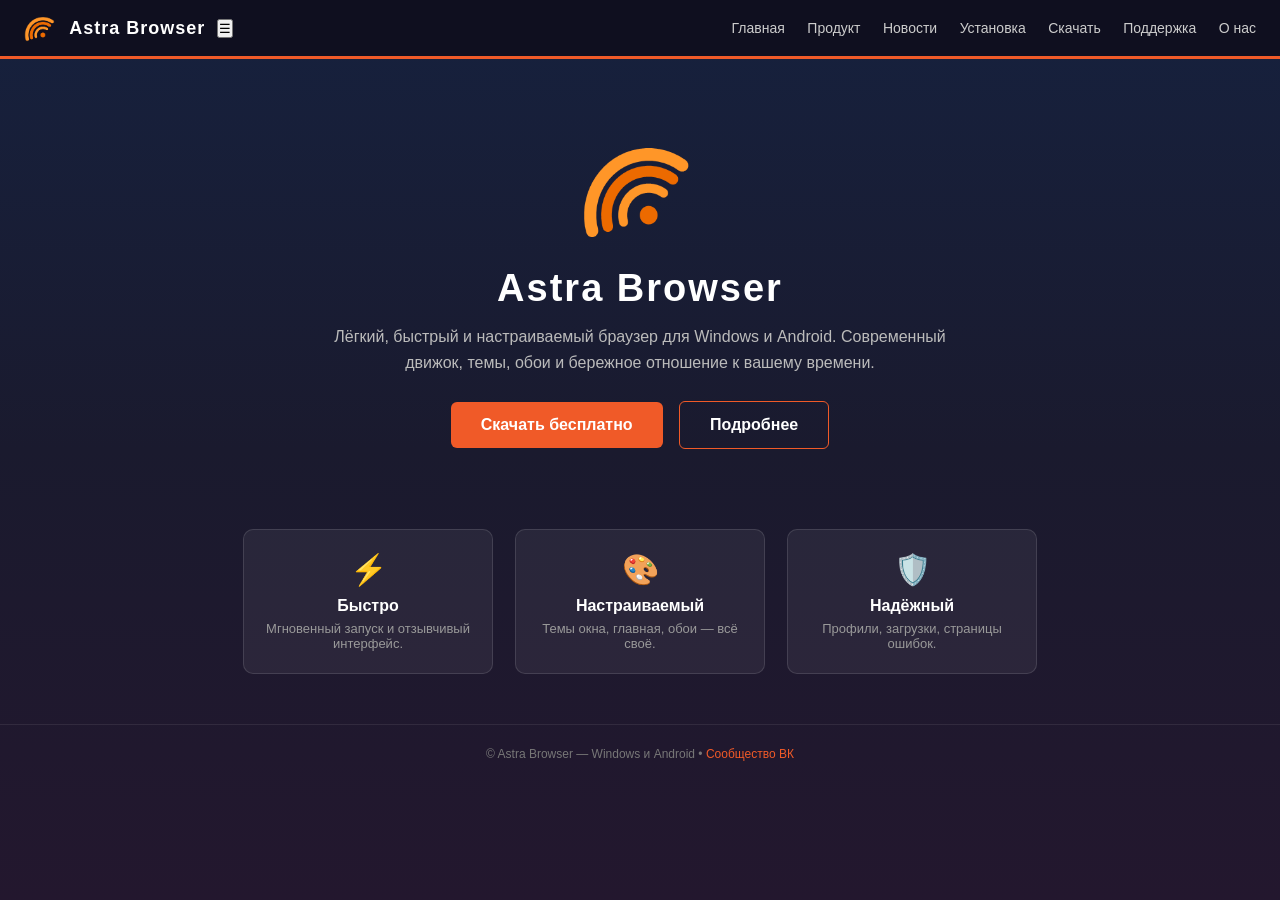
<file: www/index.html>
<!DOCTYPE html>
<html lang="ru">
<head>
<meta charset="utf-8">
<meta name="viewport" content="width=device-width, initial-scale=1">
<title>Astra Browser — Главная</title>
<style>
  * { box-sizing: border-box; margin: 0; padding: 0; }
  body {
    font-family: Arial, sans-serif;
    background: linear-gradient(180deg, #16213e 0%, #1a1a2e 50%, #23172e 100%);
    color: #e6e6e6; min-height: 100vh;
  }
  .topbar { background:#0f0f1f; color:#fff; padding:12px 24px; display:flex; align-items:center; justify-content:space-between; border-bottom:3px solid #f05a28; }
  .brand { display:flex; align-items:center; gap:12px; }
  .brand img { height:32px; }
  .brand b { font-size:18px; letter-spacing:1px; }
  .nav a { color:#ccc; text-decoration:none; margin-left:18px; font-size:14px; }
  .nav a:hover { color:#f05a28; }
  .hero { text-align:center; padding:70px 20px 40px; }
  .hero img.logo { width:120px; height:120px; }
  .hero h1 { font-size:38px; color:#fff; letter-spacing:2px; margin-top:14px; }
  .hero p { color:#bbb; font-size:16px; margin:14px auto 0; max-width:620px; line-height:1.6; }
  .btn { display:inline-block; background:#f05a28; color:#fff; text-decoration:none; padding:14px 30px; border-radius:6px; font-weight:bold; font-size:16px; margin:26px 6px 0; }
  .btn.ghost { background:transparent; border:1px solid #f05a28; }
  .btn:hover { background:#ff6a35; }
  .features { display:flex; flex-wrap:wrap; gap:22px; justify-content:center; padding:40px 20px 50px; max-width:1000px; margin:0 auto; }
  .feat { background:rgba(255,255,255,.06); border:1px solid rgba(255,255,255,.12); border-radius:10px; width:250px; padding:22px; text-align:center; }
  .feat .ic { font-size:30px; }
  .feat h3 { color:#fff; margin:10px 0 6px; font-size:16px; }
  .feat p { color:#999; font-size:13px; }
  .footer { text-align:center; color:#777; font-size:12px; padding:22px; border-top:1px solid rgba(255,255,255,.08); }
  .footer a { color:#f05a28; text-decoration:none; }
</style>
</head>
<body>
  <div class="topbar">
    <div class="brand"><img src="astra_logo.png" alt=""><b>Astra Browser</b>
      <button class="hamburger" onclick="toggleMenu()">☰</button></div>
    <div class="nav" id="nav">
      <a href="index.html">Главная</a>
      <a href="product.html">Продукт</a>
      <a href="news.html">Новости</a>
      <a href="install.html">Установка</a>
      <a href="download.html">Скачать</a>
      <a href="support.html">Поддержка</a>
      <a href="about.html">О нас</a>
    </div>
  </div>
  <script>function toggleMenu(){ var n=document.getElementById('nav'); n.classList.toggle('open'); }</script>

  <div class="hero">
    <img class="logo" src="astra_logo.png" alt="Astra Browser">
    <h1>Astra Browser</h1>
    <p>Лёгкий, быстрый и настраиваемый браузер для Windows и Android. Современный движок, темы, обои и бережное отношение к вашему времени.</p>
    <a class="btn" href="download.html">Скачать бесплатно</a>
    <a class="btn ghost" href="product.html">Подробнее</a>
  </div>

  <div class="features">
    <div class="feat"><div class="ic">⚡</div><h3>Быстро</h3><p>Мгновенный запуск и отзывчивый интерфейс.</p></div>
    <div class="feat"><div class="ic">🎨</div><h3>Настраиваемый</h3><p>Темы окна, главная, обои — всё своё.</p></div>
    <div class="feat"><div class="ic">🛡️</div><h3>Надёжный</h3><p>Профили, загрузки, страницы ошибок.</p></div>
  </div>

  <div class="footer">
    © Astra Browser — Windows и Android • <a href="https://vk.ru/club242805539" target="_blank">Сообщество ВК</a>
  </div>
</body>
</html>
</file>
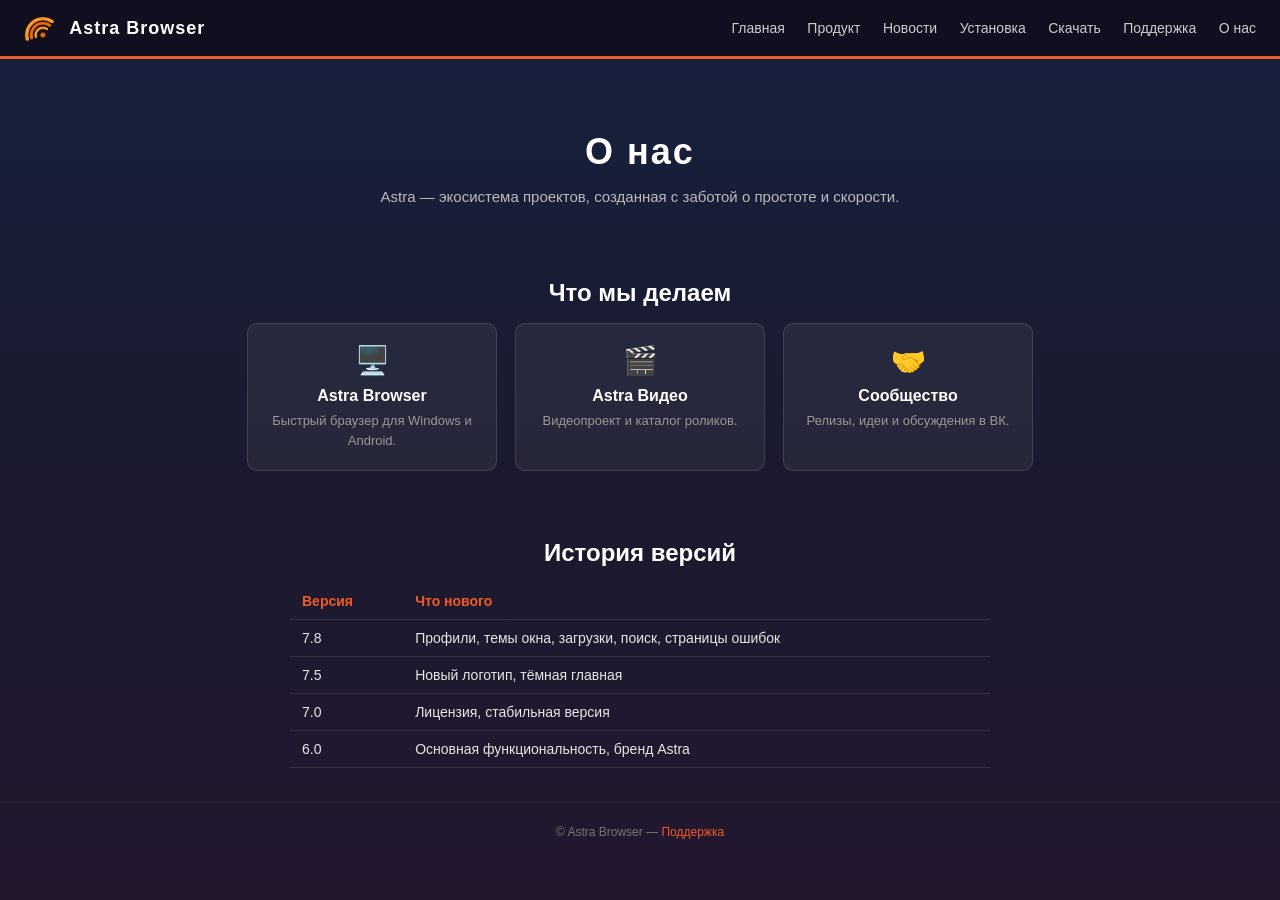
<file: www/about.html>
<!DOCTYPE html>
<html lang="ru">
<head>
<meta charset="utf-8">
<meta name="viewport" content="width=device-width, initial-scale=1">
<title>О нас — Astra Browser</title>
<link rel="stylesheet" href="style.css">
</head>
<body>
  <div class="topbar">
    <div class="brand"><img src="astra_logo.png" alt=""><b>Astra Browser</b></div>
    <div class="nav">
      <a href="index.html">Главная</a>
      <a href="product.html">Продукт</a>
      <a href="news.html">Новости</a>
      <a href="install.html">Установка</a>
      <a href="download.html">Скачать</a>
      <a href="support.html">Поддержка</a>
      <a href="about.html">О нас</a>
    </div>
  </div>

  <div class="hero">
    <h1>О нас</h1>
    <p>Astra — экосистема проектов, созданная с заботой о простоте и скорости.</p>
  </div>

  <div class="section">
    <h2>Что мы делаем</h2>
    <div class="grid">
      <div class="card"><div class="ic">🖥️</div><h3>Astra Browser</h3><p>Быстрый браузер для Windows и Android.</p></div>
      <div class="card"><div class="ic">🎬</div><h3>Astra Видео</h3><p>Видеопроект и каталог роликов.</p></div>
      <div class="card"><div class="ic">🤝</div><h3>Сообщество</h3><p>Релизы, идеи и обсуждения в ВК.</p></div>
    </div>
  </div>

  <div class="section">
    <h2>История версий</h2>
    <table>
      <tr><th>Версия</th><th>Что нового</th></tr>
      <tr><td>7.8</td><td>Профили, темы окна, загрузки, поиск, страницы ошибок</td></tr>
      <tr><td>7.5</td><td>Новый логотип, тёмная главная</td></tr>
      <tr><td>7.0</td><td>Лицензия, стабильная версия</td></tr>
      <tr><td>6.0</td><td>Основная функциональность, бренд Astra</td></tr>
    </table>
  </div>

  <div class="footer">© Astra Browser — <a href="support.html">Поддержка</a></div>
</body>
</html>
</file>
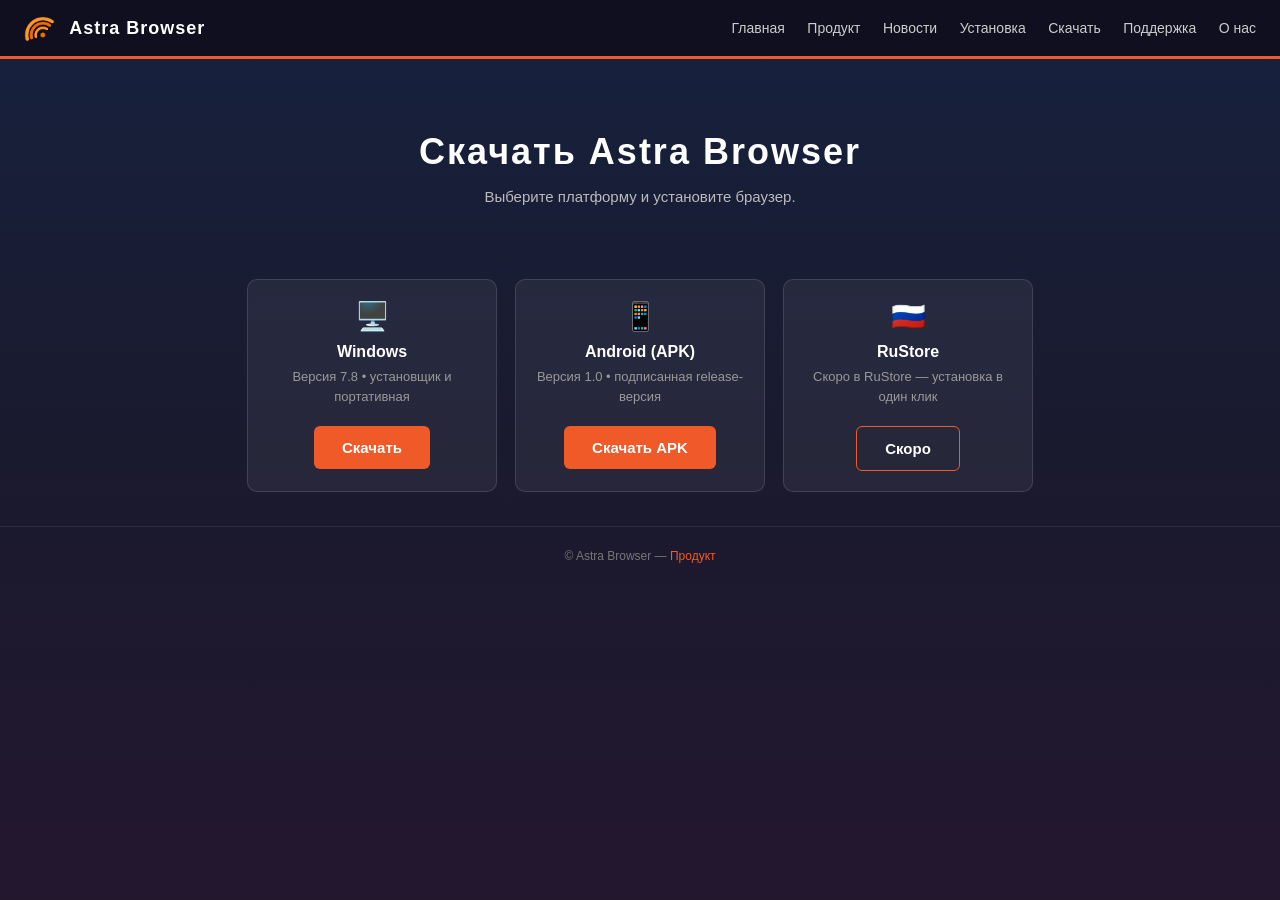
<file: www/download.html>
<!DOCTYPE html>
<html lang="ru">
<head>
<meta charset="utf-8">
<meta name="viewport" content="width=device-width, initial-scale=1">
<title>Скачать — Astra Browser</title>
<link rel="stylesheet" href="style.css">
</head>
<body>
  <div class="topbar">
    <div class="brand"><img src="astra_logo.png" alt=""><b>Astra Browser</b></div>
    <div class="nav">
      <a href="index.html">Главная</a>
      <a href="product.html">Продукт</a>
      <a href="news.html">Новости</a>
      <a href="install.html">Установка</a>
      <a href="download.html">Скачать</a>
      <a href="support.html">Поддержка</a>
      <a href="about.html">О нас</a>
    </div>
  </div>

  <div class="hero">
    <h1>Скачать Astra Browser</h1>
    <p>Выберите платформу и установите браузер.</p>
  </div>

  <div class="section">
    <div class="grid">
      <div class="card">
        <div class="ic">🖥️</div>
        <h3>Windows</h3>
        <p>Версия 7.8 • установщик и портативная</p>
        <a class="btn" href="https://github.com/Mushucompany/Astra-browser" target="_blank">Скачать</a>
      </div>
      <div class="card">
        <div class="ic">📱</div>
        <h3>Android (APK)</h3>
        <p>Версия 1.0 • подписанная release-версия</p>
        <a class="btn" href="../AstraBrowser-release.apk">Скачать APK</a>
      </div>
      <div class="card">
        <div class="ic">🇷🇺</div>
        <h3>RuStore</h3>
        <p>Скоро в RuStore — установка в один клик</p>
        <a class="btn ghost" href="#">Скоро</a>
      </div>
    </div>
  </div>

  <div class="footer">© Astra Browser — <a href="product.html">Продукт</a></div>
</body>
</html>
</file>
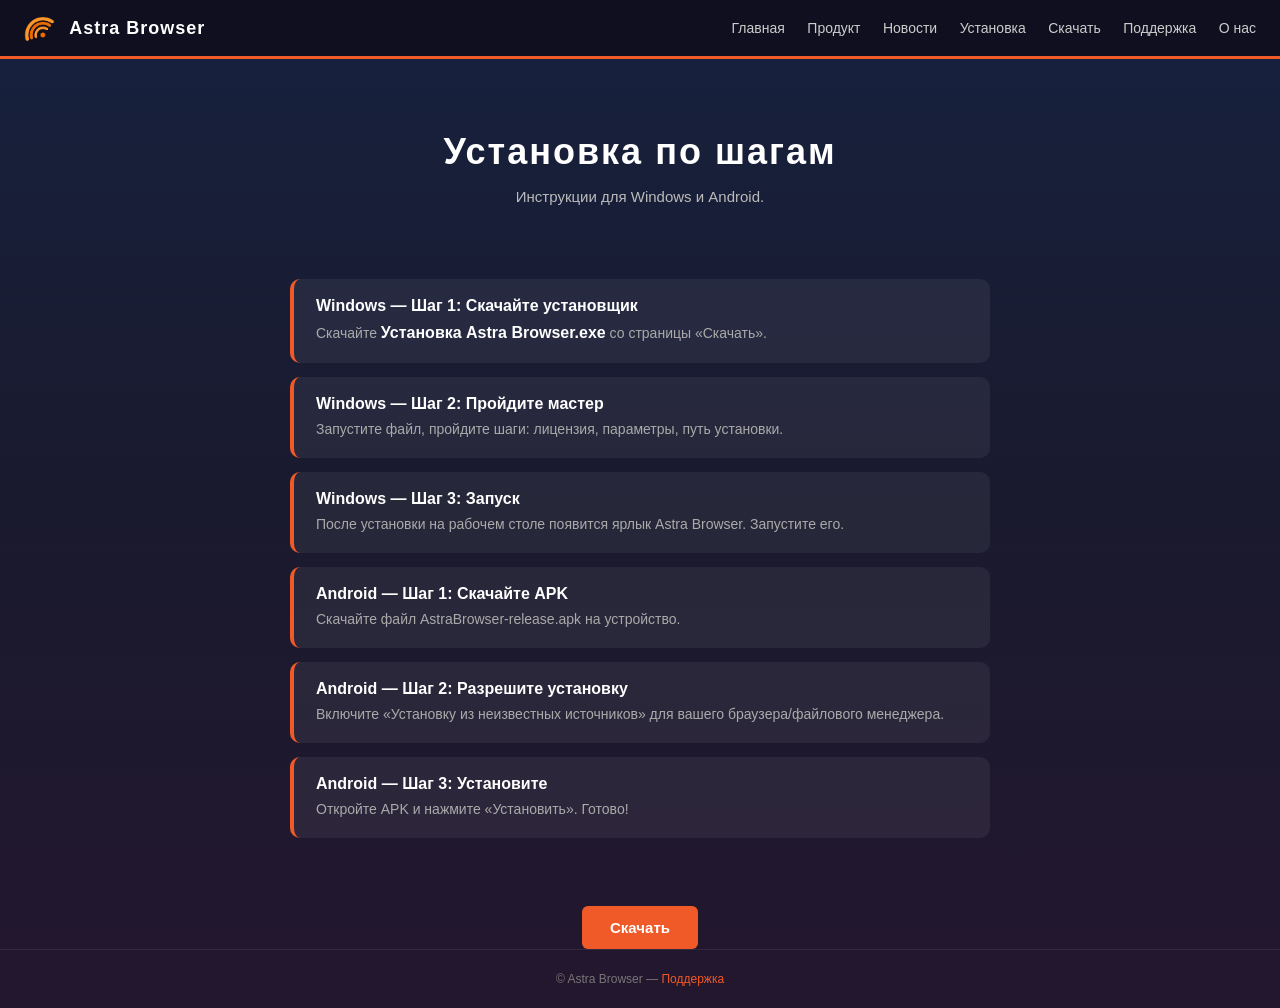
<file: www/install.html>
<!DOCTYPE html>
<html lang="ru">
<head>
<meta charset="utf-8">
<meta name="viewport" content="width=device-width, initial-scale=1">
<title>Установка — Astra Browser</title>
<link rel="stylesheet" href="style.css">
</head>
<body>
  <div class="topbar">
    <div class="brand"><img src="astra_logo.png" alt=""><b>Astra Browser</b>
      <button class="hamburger" onclick="toggleMenu()">☰</button></div>
    <div class="nav" id="nav">
      <a href="index.html">Главная</a>
      <a href="product.html">Продукт</a>
      <a href="news.html">Новости</a>
      <a href="install.html">Установка</a>
      <a href="download.html">Скачать</a>
      <a href="support.html">Поддержка</a>
      <a href="about.html">О нас</a>
    </div>
  </div>
  <script>function toggleMenu(){ var n=document.getElementById('nav'); n.classList.toggle('open'); }</script>

  <div class="hero">
    <h1>Установка по шагам</h1>
    <p>Инструкции для Windows и Android.</p>
  </div>

  <div class="section">
    <div class="step">
      <b>Windows — Шаг 1: Скачайте установщик</b>
      <p>Скачайте <b>Установка Astra Browser.exe</b> со страницы «Скачать».</p>
    </div>
    <div class="step">
      <b>Windows — Шаг 2: Пройдите мастер</b>
      <p>Запустите файл, пройдите шаги: лицензия, параметры, путь установки.</p>
    </div>
    <div class="step">
      <b>Windows — Шаг 3: Запуск</b>
      <p>После установки на рабочем столе появится ярлык Astra Browser. Запустите его.</p>
    </div>
    <div class="step">
      <b>Android — Шаг 1: Скачайте APK</b>
      <p>Скачайте файл AstraBrowser-release.apk на устройство.</p>
    </div>
    <div class="step">
      <b>Android — Шаг 2: Разрешите установку</b>
      <p>Включите «Установку из неизвестных источников» для вашего браузера/файлового менеджера.</p>
    </div>
    <div class="step">
      <b>Android — Шаг 3: Установите</b>
      <p>Откройте APK и нажмите «Установить». Готово!</p>
    </div>
  </div>

  <div style="text-align:center"><a class="btn" href="download.html">Скачать</a></div>

  <div class="footer">© Astra Browser — <a href="support.html">Поддержка</a></div>
</body>
</html>
</file>
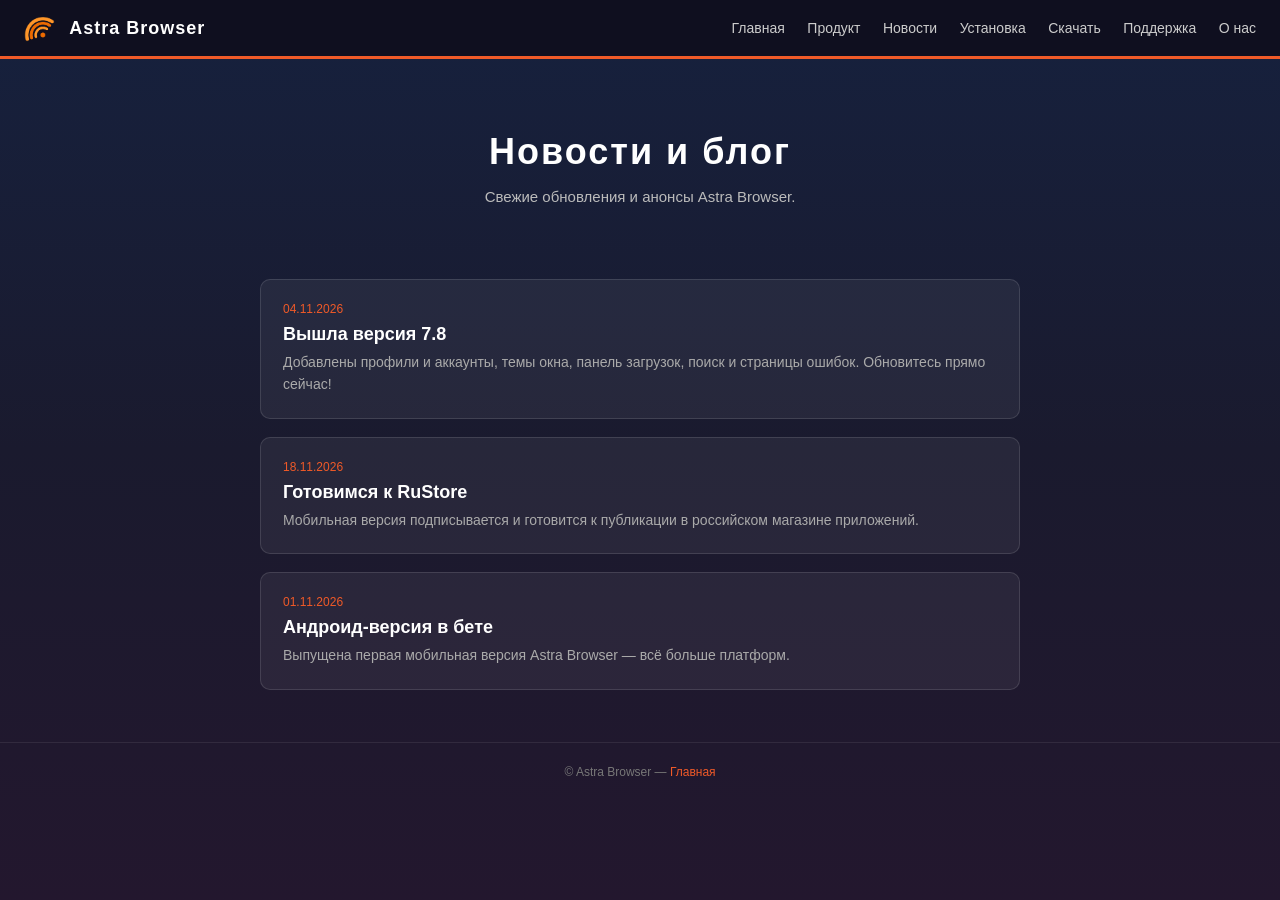
<file: www/news.html>
<!DOCTYPE html>
<html lang="ru">
<head>
<meta charset="utf-8">
<meta name="viewport" content="width=device-width, initial-scale=1">
<title>Новости — Astra Browser</title>
<link rel="stylesheet" href="style.css">
</head>
<body>
  <div class="topbar">
    <div class="brand"><img src="astra_logo.png" alt=""><b>Astra Browser</b>
      <button class="hamburger" onclick="toggleMenu()">☰</button></div>
    <div class="nav" id="nav">
      <a href="index.html">Главная</a>
      <a href="product.html">Продукт</a>
      <a href="news.html">Новости</a>
      <a href="install.html">Установка</a>
      <a href="download.html">Скачать</a>
      <a href="support.html">Поддержка</a>
      <a href="about.html">О нас</a>
    </div>
  </div>
  <script>function toggleMenu(){ var n=document.getElementById('nav'); n.classList.toggle('open'); }</script>

  <div class="hero">
    <h1>Новости и блог</h1>
    <p>Свежие обновления и анонсы Astra Browser.</p>
  </div>

  <div class="section">
    <div class="post">
      <div class="date">04.11.2026</div>
      <h3>Вышла версия 7.8</h3>
      <p>Добавлены профили и аккаунты, темы окна, панель загрузок, поиск и страницы ошибок. Обновитесь прямо сейчас!</p>
    </div>
    <div class="post">
      <div class="date">18.11.2026</div>
      <h3>Готовимся к RuStore</h3>
      <p>Мобильная версия подписывается и готовится к публикации в российском магазине приложений.</p>
    </div>
    <div class="post">
      <div class="date">01.11.2026</div>
      <h3>Андроид-версия в бете</h3>
      <p>Выпущена первая мобильная версия Astra Browser — всё больше платформ.</p>
    </div>
  </div>

  <div class="footer">© Astra Browser — <a href="index.html">Главная</a></div>
</body>
</html>
</file>
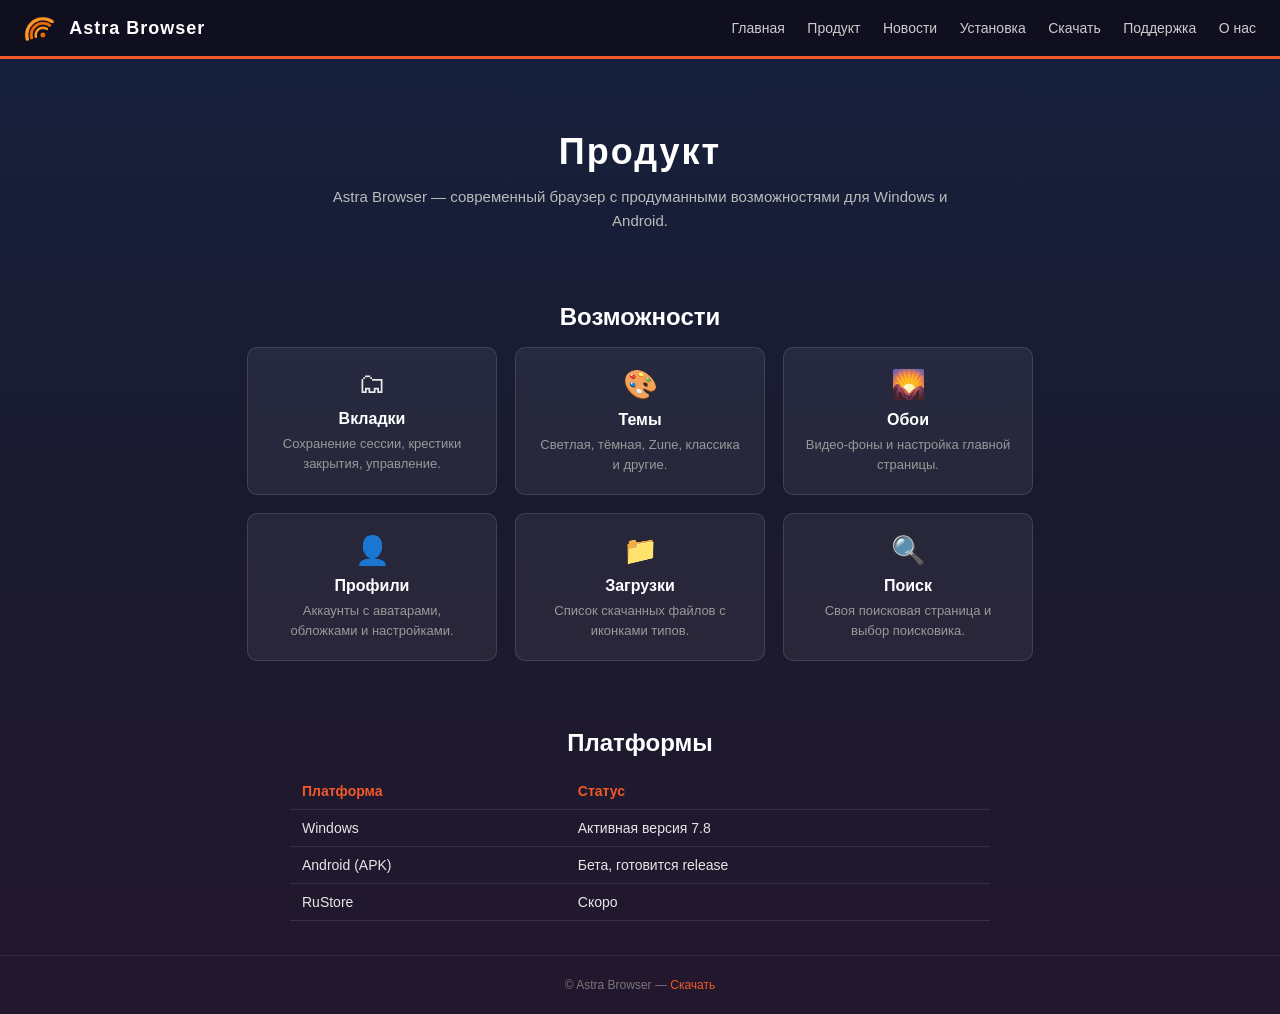
<file: www/product.html>
<!DOCTYPE html>
<html lang="ru">
<head>
<meta charset="utf-8">
<meta name="viewport" content="width=device-width, initial-scale=1">
<title>Продукт — Astra Browser</title>
<link rel="stylesheet" href="style.css">
</head>
<body>
  <div class="topbar">
    <div class="brand"><img src="astra_logo.png" alt=""><b>Astra Browser</b></div>
    <div class="nav">
      <a href="index.html">Главная</a>
      <a href="product.html">Продукт</a>
      <a href="news.html">Новости</a>
      <a href="install.html">Установка</a>
      <a href="download.html">Скачать</a>
      <a href="support.html">Поддержка</a>
      <a href="about.html">О нас</a>
    </div>
  </div>

  <div class="hero">
    <h1>Продукт</h1>
    <p>Astra Browser — современный браузер с продуманными возможностями для Windows и Android.</p>
  </div>

  <div class="section">
    <h2>Возможности</h2>
    <div class="grid">
      <div class="card"><div class="ic">🗂</div><h3>Вкладки</h3><p>Сохранение сессии, крестики закрытия, управление.</p></div>
      <div class="card"><div class="ic">🎨</div><h3>Темы</h3><p>Светлая, тёмная, Zune, классика и другие.</p></div>
      <div class="card"><div class="ic">🌄</div><h3>Обои</h3><p>Видео-фоны и настройка главной страницы.</p></div>
      <div class="card"><div class="ic">👤</div><h3>Профили</h3><p>Аккаунты с аватарами, обложками и настройками.</p></div>
      <div class="card"><div class="ic">📁</div><h3>Загрузки</h3><p>Список скачанных файлов с иконками типов.</p></div>
      <div class="card"><div class="ic">🔍</div><h3>Поиск</h3><p>Своя поисковая страница и выбор поисковика.</p></div>
    </div>
  </div>

  <div class="section">
    <h2>Платформы</h2>
    <table>
      <tr><th>Платформа</th><th>Статус</th></tr>
      <tr><td>Windows</td><td>Активная версия 7.8</td></tr>
      <tr><td>Android (APK)</td><td>Бета, готовится release</td></tr>
      <tr><td>RuStore</td><td>Скоро</td></tr>
    </table>
  </div>

  <div class="footer">© Astra Browser — <a href="download.html">Скачать</a></div>
</body>
</html>
</file>
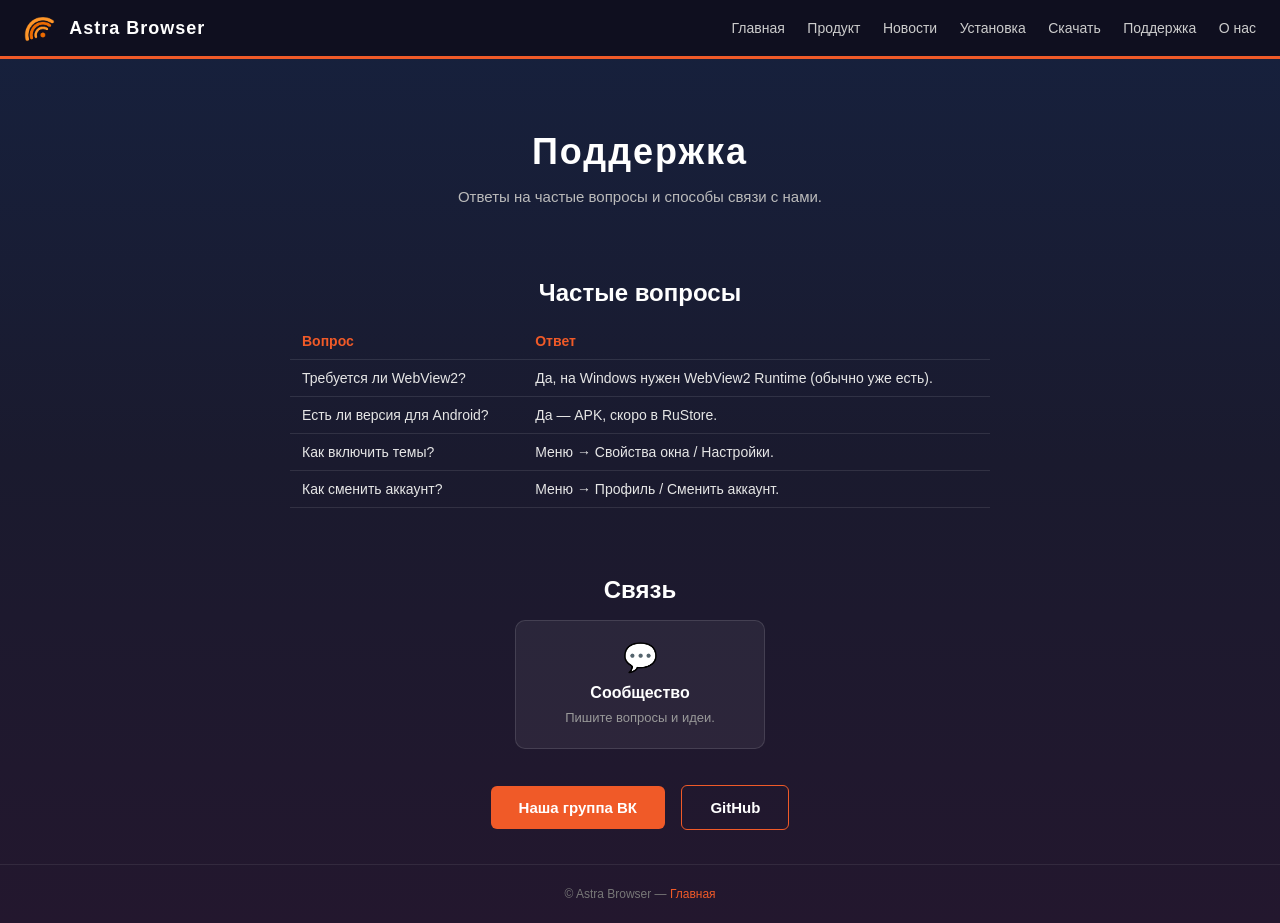
<file: www/support.html>
<!DOCTYPE html>
<html lang="ru">
<head>
<meta charset="utf-8">
<meta name="viewport" content="width=device-width, initial-scale=1">
<title>Поддержка — Astra Browser</title>
<link rel="stylesheet" href="style.css">
</head>
<body>
  <div class="topbar">
    <div class="brand"><img src="astra_logo.png" alt=""><b>Astra Browser</b></div>
    <div class="nav">
      <a href="index.html">Главная</a>
      <a href="product.html">Продукт</a>
      <a href="news.html">Новости</a>
      <a href="install.html">Установка</a>
      <a href="download.html">Скачать</a>
      <a href="support.html">Поддержка</a>
      <a href="about.html">О нас</a>
    </div>
  </div>

  <div class="hero">
    <h1>Поддержка</h1>
    <p>Ответы на частые вопросы и способы связи с нами.</p>
  </div>

  <div class="section">
    <h2>Частые вопросы</h2>
    <table>
      <tr><th>Вопрос</th><th>Ответ</th></tr>
      <tr><td>Требуется ли WebView2?</td><td>Да, на Windows нужен WebView2 Runtime (обычно уже есть).</td></tr>
      <tr><td>Есть ли версия для Android?</td><td>Да — APK, скоро в RuStore.</td></tr>
      <tr><td>Как включить темы?</td><td>Меню → Свойства окна / Настройки.</td></tr>
      <tr><td>Как сменить аккаунт?</td><td>Меню → Профиль / Сменить аккаунт.</td></tr>
    </table>
  </div>

  <div class="section">
    <h2>Связь</h2>
    <div class="grid">
      <div class="card"><div class="ic">💬</div><h3>Сообщество</h3><p>Пишите вопросы и идеи.</p></div>
    </div>
    <div style="text-align:center;margin-top:16px">
      <a class="btn" href="https://vk.ru/club242805539" target="_blank">Наша группа ВК</a>
      <a class="btn ghost" href="https://github.com/Mushucompany/Astra-browser" target="_blank">GitHub</a>
    </div>
  </div>

  <div class="footer">© Astra Browser — <a href="index.html">Главная</a></div>
</body>
</html>
</file>
<file: www/style.css>
* { box-sizing: border-box; margin: 0; padding: 0; }
body {
  font-family: Arial, sans-serif;
  background: linear-gradient(180deg, #16213e 0%, #1a1a2e 50%, #23172e 100%);
  color: #e6e6e6; min-height: 100vh;
}
.topbar { background:#0f0f1f; color:#fff; padding:12px 24px; display:flex; align-items:center; justify-content:space-between; border-bottom:3px solid #f05a28; position:sticky; top:0; z-index:10; }
.brand { display:flex; align-items:center; gap:12px; }
.brand img { height:32px; }
.brand b { font-size:18px; letter-spacing:1px; }
.nav a { color:#ccc; text-decoration:none; margin-left:18px; font-size:14px; }
.nav a:hover { color:#f05a28; }
.hero { text-align:center; padding:60px 20px 36px; }
.hero img.logo { width:110px; height:110px; }
.hero h1 { font-size:36px; color:#fff; letter-spacing:2px; margin-top:12px; }
.hero p { color:#bbb; font-size:15px; margin:12px auto 0; max-width:640px; line-height:1.6; }
.section { padding:34px 20px; max-width:1000px; margin:0 auto; }
.section h2 { color:#fff; font-size:24px; margin-bottom:16px; text-align:center; }
.btn { display:inline-block; background:#f05a28; color:#fff; text-decoration:none; padding:13px 28px; border-radius:6px; font-weight:bold; font-size:15px; margin:20px 6px 0; }
.btn.ghost { background:transparent; border:1px solid #f05a28; }
.btn:hover { background:#ff6a35; }
.grid { display:flex; flex-wrap:wrap; gap:18px; justify-content:center; }
.card { background:rgba(255,255,255,.06); border:1px solid rgba(255,255,255,.12); border-radius:10px; width:250px; padding:20px; text-align:center; }
.card .ic { font-size:28px; }
.card h3 { color:#fff; margin:10px 0 6px; font-size:16px; }
.card p { color:#999; font-size:13px; line-height:1.5; }
table { width:100%; border-collapse:collapse; font-size:14px; max-width:700px; margin:0 auto; }
td,th { padding:10px 12px; text-align:left; border-bottom:1px solid rgba(255,255,255,.1); }
th { color:#f05a28; }
.footer { text-align:center; color:#777; font-size:12px; padding:22px; border-top:1px solid rgba(255,255,255,.08); }
.footer a { color:#f05a28; text-decoration:none; }
/* Блог */
.post { background:rgba(255,255,255,.06); border:1px solid rgba(255,255,255,.12); border-radius:10px; padding:22px; margin-bottom:18px; max-width:760px; margin-left:auto; margin-right:auto; }
.post .date { color:#f05a28; font-size:12px; }
.post h3 { color:#fff; margin:8px 0 6px; font-size:18px; }
.post p { color:#aaa; font-size:14px; line-height:1.6; }
/* Шаги установки */
.step { background:rgba(255,255,255,.06); border-radius:10px; padding:18px 22px; margin-bottom:14px; max-width:700px; margin-left:auto; margin-right:auto; border-left:4px solid #f05a28; }
.step b { color:#fff; font-size:16px; }
.step p { color:#aaa; font-size:14px; margin-top:6px; line-height:1.5; }
/* Адаптив для телефона */
@media (max-width: 700px) {
  .topbar { flex-direction: column; align-items: flex-start; gap: 10px; }
  .nav { display: flex; flex-wrap: wrap; gap: 8px; }
  .nav a { margin-left: 0; }
  .hero h1 { font-size: 28px; }
  .card { width: 100%; }
  .section, .hero { padding-left: 14px; padding-right: 14px; }
  table { font-size: 12px; }
  .btn { display: block; margin: 12px auto 0; }
}
.hamburger { display:none; font-size:26px; background:none; border:none; color:#fff; cursor:pointer; }
@media (max-width: 700px) {
  .hamburger { display: block; }
  .nav { display:none; width:100%; flex-direction:column; }
  .nav.open { display:flex; }
}
</file>
